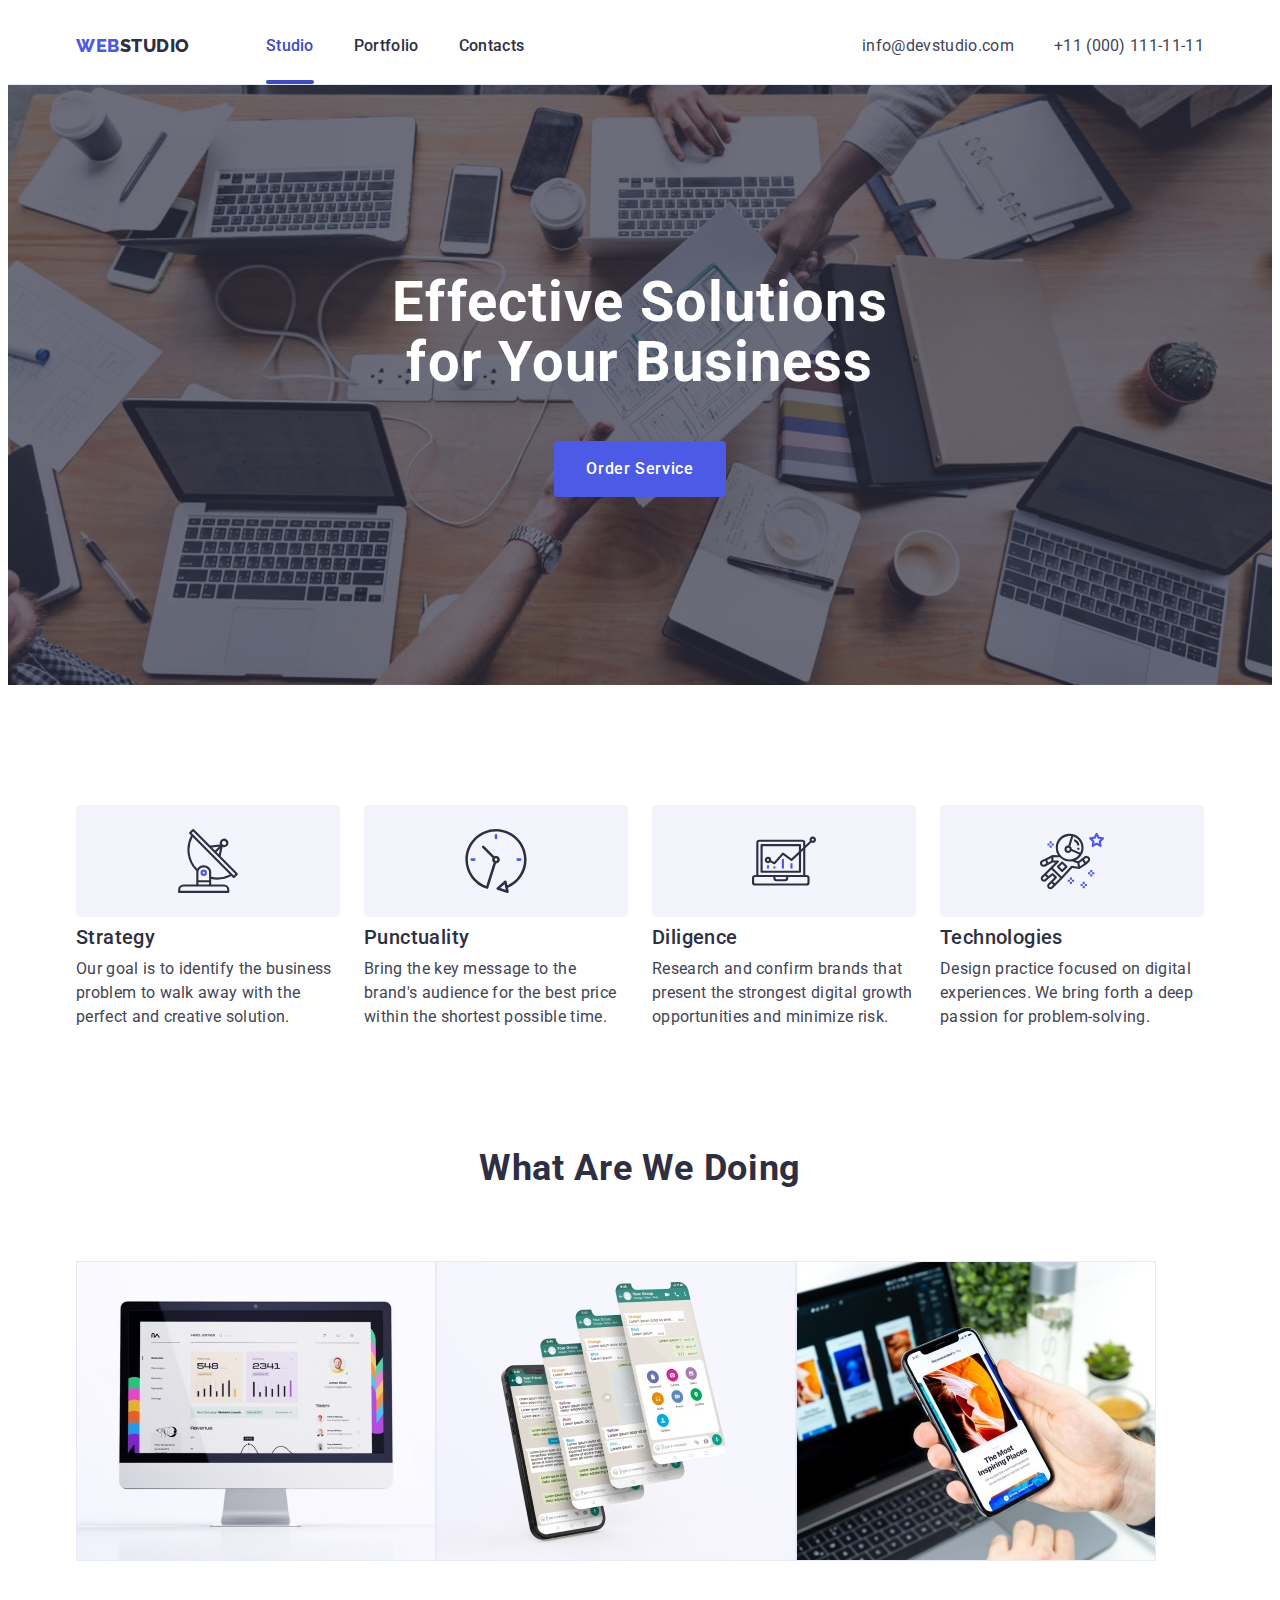
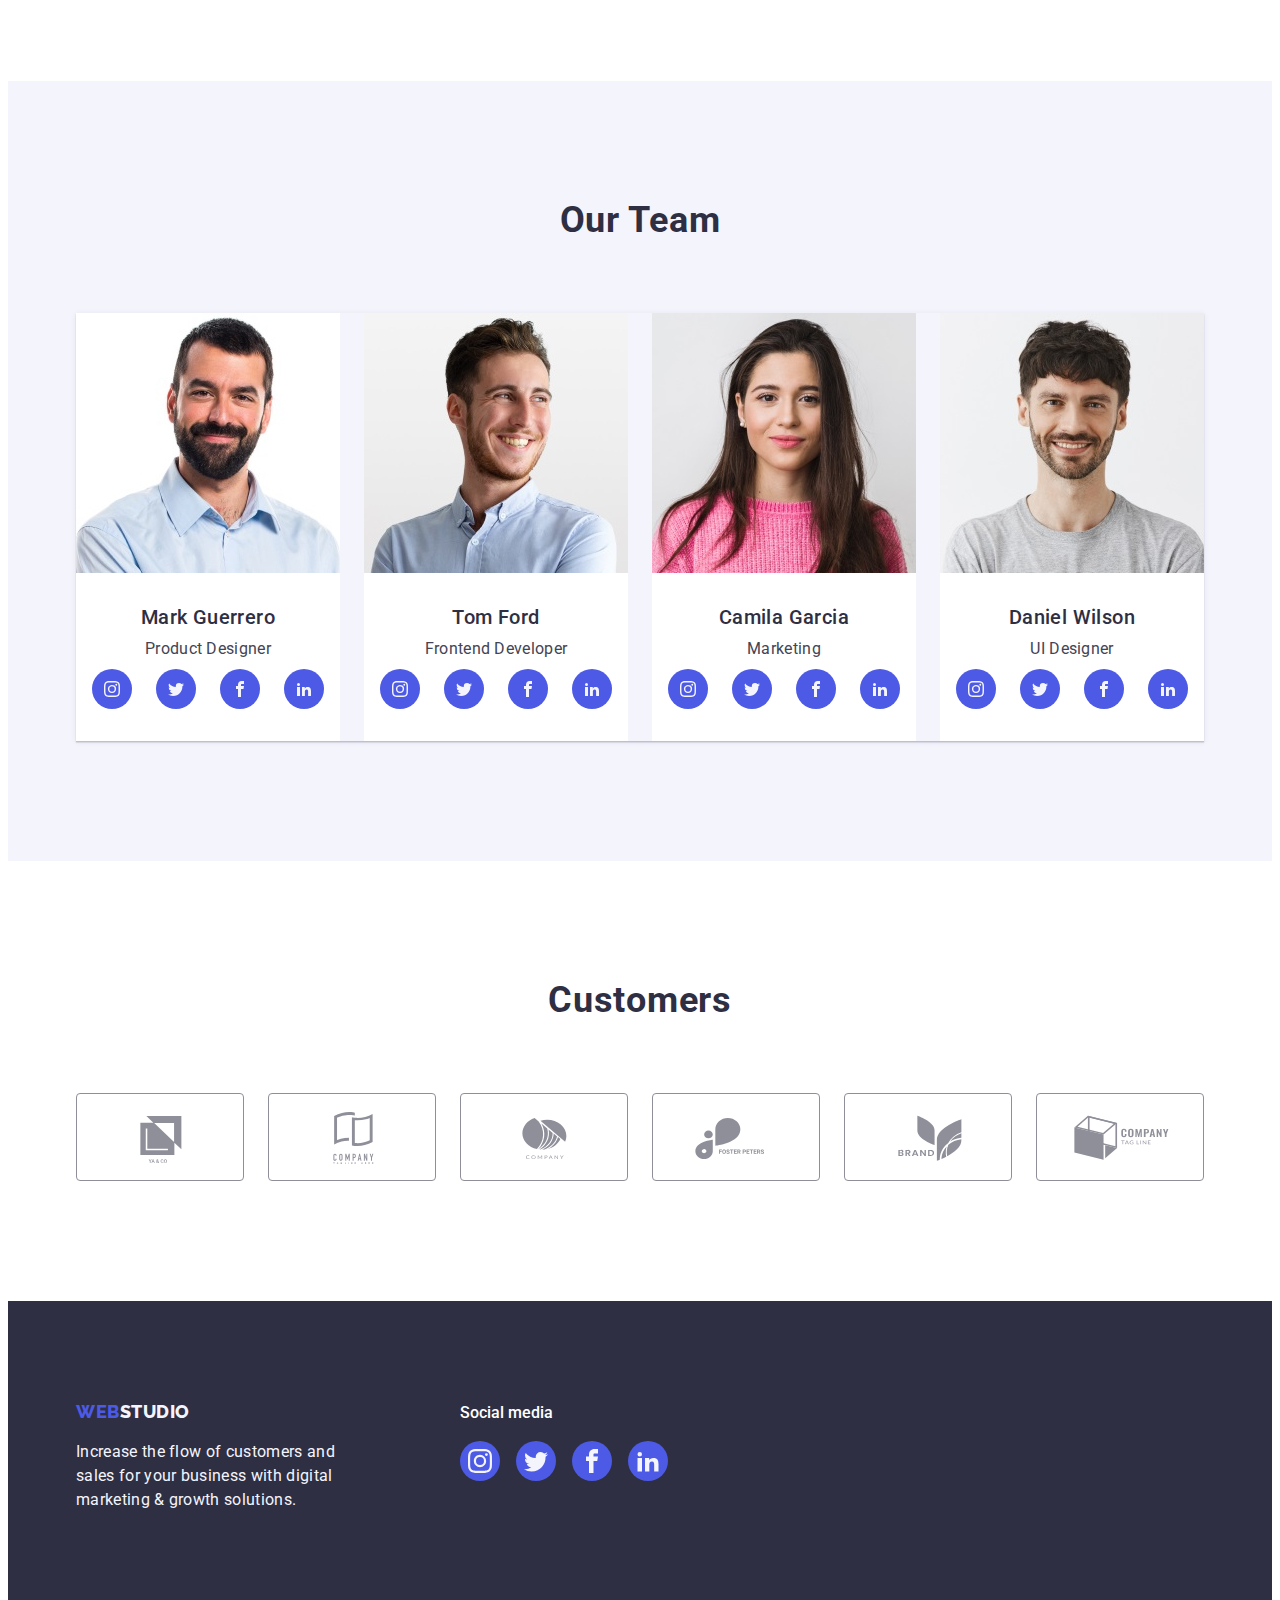
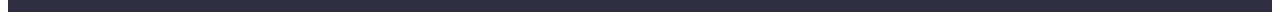
<file: index.html>
<!DOCTYPE html>
<html lang="en">
  <head>
    <meta charset="UTF-8" />
    <meta http-equiv="X-UA-Compatible" content="IE=edge" />
    <meta name="viewport" content="width=device-width, initial-scale=1.0" />
    <title>Webstudio</title>
    <link rel="preconnect" href="https://fonts.googleapis.com" />
    <link rel="preconnect" href="https://fonts.gstatic.com" crossorigin />
    <link
      href="https://fonts.googleapis.com/css2?family=Montserrat&family=Raleway:wght@800&family=Roboto:wght@400;500;700;900&display=swap"
      rel="stylesheet"
    />
    <link
      rel="stylesheet"
      href="https://cdnjs.cloudflare.com/ajax/libs/modern-normalize/1.1.0/modern-normalize.min.css"
      integrity="sha512-wpPYUAdjBVSE4KJnH1VR1HeZfpl1ub8YT/NKx4PuQ5NmX2tKuGu6U/JRp5y+Y8XG2tV+wKQpNHVUX03MfMFn9Q=="
      crossorigin="anonymous"
      referrerpolicy="no-referrer"
    />
    <link rel="stylesheet" href="./css/styles.css" />
  </head>
  <body>
    <header class="header">
      <div class="container header-container">
        <nav class="header-navigation">
          <a href="./index.html" class="header-logo link"
            >Web
            <span class="header-logo-main">Studio</span>
          </a>
          <ul class="header-list list">
            <li class="header-item">
              <a href="./index.html" class="header-link link current">Studio</a>
            </li>
            <li class="header-item">
              <a href="./portfolio.html" class="header-link link">Portfolio </a>
            </li>
            <li class="header-item">
              <a class="header-link link" href="">Contacts</a>
            </li>
          </ul>
        </nav>
        <address class="header-address">
          <ul class="header-list list">
            <li>
              <a class="header-contact link" href="mailto:info@devstudio.com"
                >info@devstudio.com</a
              >
            </li>
            <li>
              <a class="header-contact link" href="tel:+110001111111"
                >+11 (000) 111-11-11</a
              >
            </li>
          </ul>
        </address>
      </div>
    </header>
    <main>
      <!--Hero-->
      <section class="hero">
        <div class="container">
          <h1 class="hero-item">Effective Solutions for Your Business</h1>
          <button type="button" data-modal-open class="hero-btn">
            Order Service
          </button>
        </div>
      </section>
      <!--About us-->
      <section class="about-us">
        <div class="container">
          <h2 hidden class="about-us-main">About us</h2>
          <ul class="about-list list">
            <li class="about-main-text">
              <div class="about-link link">
                <svg class="about-item-icon" width="64" height="64">
                  <use href="./images/icons.svg#icon-antenna-1"></use>
                </svg>
              </div>
              <h3 class="about-title list">Strategy</h3>
              <p class="about-text">
                Our goal is to identify the business problem to walk away with
                the perfect and creative solution.
              </p>
            </li>
            <li class="about-main-text">
              <div class="about-link link">
                <svg class="about-item-icon" width="64" height="64">
                  <use href="./images/icons.svg#icon-clock-1"></use>
                </svg>
              </div>
              <h3 class="about-title list">Punctuality</h3>
              <p class="about-text">
                Bring the key message to the brand's audience for the best price
                within the shortest possible time.
              </p>
            </li>
            <li class="about-main-text">
              <div class="about-link link">
                <svg class="about-item-icon" width="64" height="64">
                  <use href="./images/icons.svg#icon-diagram-1"></use>
                </svg>
              </div>
              <h3 class="about-title list">Diligence</h3>
              <p class="about-text">
                Research and confirm brands that present the strongest digital
                growth opportunities and minimize risk.
              </p>
            </li>
            <li class="about-main-text">
              <div class="about-link link">
                <svg class="about-item-icon" width="64" height="64">
                  <use href="./images/icons.svg#icon-astronaut-1"></use>
                </svg>
              </div>
              <h3 class="about-title list">Technologies</h3>
              <p class="about-text">
                Design practice focused on digital experiences. We bring forth a
                deep passion for problem-solving.
              </p>
            </li>
          </ul>
        </div>
      </section>
      <!--What are we doing-->
      <section class="what">
        <div class="container">
          <h2 class="what-title">What are we doing</h2>
          <ul class="what-list list">
            <li class="what-photo">
              <img src="./images/comp.jpg" alt="comp" width="360" />
            </li>
            <li class="what-photo">
              <img src="./images/phones.jpg" alt="phones" width="360" />
            </li>
            <li class="what-photo">
              <img
                src="./images/laptop.jpg"
                alt="phone and laptop"
                width="360"
              />
            </li>
          </ul>
        </div>
      </section>
      <!--Our Team-->
      <section class="team">
        <div class="container">
          <h2 class="team-title">Our Team</h2>
          <ul class="team-list list">
            <li class="team-personal">
              <img src="./images/photomark.jpg" alt="Photo Mark" width="264" />
              <div class="team-main-text">
                <h3 class="team-item">Mark Guerrero</h3>
                <p class="team-text">Product Designer</p>
                <ul class="team-soc-list list">
                  <li class="team-soc-item">
                    <a class="team-soc-link link" href="">
                      <svg class="team-soc-icon" width="16" height="16">
                        <use href="./images/icons.svg#icon-instagram"></use>
                      </svg>
                    </a>
                  </li>
                  <li class="team-soc-item">
                    <a class="team-soc-link link" href="">
                      <svg class="team-soc-icon" width="16" height="16">
                        <use href="./images/icons.svg#icon-twitter"></use>
                      </svg>
                    </a>
                  </li>
                  <li class="team-soc-item">
                    <a class="team-soc-link link" href="">
                      <svg class="team-soc-icon" width="16" height="16">
                        <use href="./images/icons.svg#icon-facebook"></use>
                      </svg>
                    </a>
                  </li>
                  <li class="team-soc-item">
                    <a class="team-soc-link link" href="">
                      <svg class="team-soc-icon" width="16" height="16">
                        <use href="./images/icons.svg#icon-linkedin2"></use>
                      </svg>
                    </a>
                  </li>
                </ul>
              </div>
            </li>
            <li class="team-personal">
              <img src="./images/phototom.jpg" alt="Photo Tom" width="264" />
              <div class="team-main-text">
                <h3 class="team-item">Tom Ford</h3>
                <p class="team-text">Frontend Developer</p>
                <ul class="team-soc-list list">
                  <li class="team-soc-item">
                    <a class="team-soc-link link" href="">
                      <svg class="team-soc-icon" width="16" height="16">
                        <use href="./images/icons.svg#icon-instagram"></use>
                      </svg>
                    </a>
                  </li>
                  <li class="team-soc-item">
                    <a class="team-soc-link link" href="">
                      <svg class="team-soc-icon" width="16" height="16">
                        <use href="./images/icons.svg#icon-twitter"></use>
                      </svg>
                    </a>
                  </li>
                  <li class="team-soc-item">
                    <a class="team-soc-link link" href="">
                      <svg class="team-soc-icon" width="16" height="16">
                        <use href="./images/icons.svg#icon-facebook"></use>
                      </svg>
                    </a>
                  </li>
                  <li class="team-soc-item">
                    <a class="team-soc-link link" href="">
                      <svg class="team-soc-icon" width="16" height="16">
                        <use href="./images/icons.svg#icon-linkedin2"></use>
                      </svg>
                    </a>
                  </li>
                </ul>
              </div>
            </li>
            <li class="team-personal">
              <img
                src="./images/photocamila.jpg"
                alt="Photo Camila"
                width="264"
              />
              <div class="team-main-text">
                <h3 class="team-item">Camila Garcia</h3>
                <p class="team-text">Marketing</p>
                <ul class="team-soc-list list">
                  <li class="team-soc-item">
                    <a class="team-soc-link link" href="">
                      <svg class="team-soc-icon" width="16" height="16">
                        <use href="./images/icons.svg#icon-instagram"></use>
                      </svg>
                    </a>
                  </li>
                  <li class="team-soc-item">
                    <a class="team-soc-link link" href="">
                      <svg class="team-soc-icon" width="16" height="16">
                        <use href="./images/icons.svg#icon-twitter"></use>
                      </svg>
                    </a>
                  </li>
                  <li class="team-soc-item">
                    <a class="team-soc-link link" href="">
                      <svg class="team-soc-icon" width="16" height="16">
                        <use href="./images/icons.svg#icon-facebook"></use>
                      </svg>
                    </a>
                  </li>
                  <li class="team-soc-item">
                    <a class="team-soc-link link" href="">
                      <svg class="team-soc-icon" width="16" height="16">
                        <use href="./images/icons.svg#icon-linkedin2"></use>
                      </svg>
                    </a>
                  </li>
                </ul>
              </div>
            </li>
            <li class="team-personal">
              <img
                src="./images/photodaniel.jpg"
                alt="Photo Daniel"
                width="264"
              />
              <div class="team-main-text">
                <h3 class="team-item">Daniel Wilson</h3>
                <p class="team-text">UI Designer</p>
                <ul class="team-soc-list list">
                  <li class="team-soc-item">
                    <a class="team-soc-link link" href="">
                      <svg class="team-soc-icon" width="16" height="16">
                        <use href="./images/icons.svg#icon-instagram"></use>
                      </svg>
                    </a>
                  </li>
                  <li class="team-soc-item">
                    <a class="team-soc-link link" href="">
                      <svg class="team-soc-icon" width="16" height="16">
                        <use href="./images/icons.svg#icon-twitter"></use>
                      </svg>
                    </a>
                  </li>
                  <li class="team-soc-item">
                    <a class="team-soc-link link" href="">
                      <svg class="team-soc-icon" width="16" height="16">
                        <use href="./images/icons.svg#icon-facebook"></use>
                      </svg>
                    </a>
                  </li>
                  <li class="team-soc-item">
                    <a class="team-soc-link link" href="">
                      <svg class="team-soc-icon" width="16" height="16">
                        <use href="./images/icons.svg#icon-linkedin2"></use>
                      </svg>
                    </a>
                  </li>
                </ul>
              </div>
            </li>
          </ul>
        </div>
      </section>
      <!--Customers-->
      <section class="customers">
        <div class="container">
          <h2 class="customers-title">Customers</h2>
          <div class="customers-main">
            <ul class="customers-list list">
              <li class="customers-item">
                <a class="customers-link link" href="">
                  <svg class="customers-icon" width="104" height="56">
                    <use href="./images/icons.svg#icon-Logo"></use>
                  </svg>
                </a>
              </li>
              <li class="customers-item">
                <a class="customers-link link" href="">
                  <svg class="customers-icon" width="104" height="56">
                    <use href="./images/icons.svg#icon-Logo2"></use>
                  </svg>
                </a>
              </li>
              <li class="customers-item">
                <a class="customers-link link" href="">
                  <svg class="customers-icon" width="104" height="56">
                    <use href="./images/icons.svg#icon-Logo3"></use>
                  </svg>
                </a>
              </li>
              <li class="customers-item">
                <a class="customers-link link" href="">
                  <svg class="customers-icon" width="104" height="56">
                    <use href="./images/icons.svg#icon-Logo4"></use>
                  </svg>
                </a>
              </li>
              <li class="customers-item">
                <a class="customers-link link" href="">
                  <svg class="customers-icon" width="104" height="56">
                    <use href="./images/icons.svg#icon-Logo5"></use>
                  </svg>
                </a>
              </li>
              <li class="customers-item">
                <a class="customers-link link" href="">
                  <svg class="customers-icon" width="104" height="56">
                    <use href="./images/icons.svg#icon-Logo6"></use>
                  </svg>
                </a>
              </li>
            </ul>
          </div>
        </div>
      </section>
    </main>
    <footer class="footer">
      <div class="container footer-container">
        <div class="footer-main">
          <a class="footer-logo link" href="./index.html">
            Web<span class="footer-navigation-main">Studio </span>
          </a>
          <p class="footer-text">
            Increase the flow of customers and sales for your business with
            digital marketing & growth solutions.
          </p>
        </div>
        <div class="container-footer-list list">
          <p class="footer-soc-name">Social media</p>
          <ul class="footer-soc-list list">
            <li class="footer-soc-item">
              <a class="footer-soc-link link" href="">
                <svg class="footer-soc-icon" width="24" height="24">
                  <use href="./images/icons.svg#icon-instagram"></use>
                </svg>
              </a>
            </li>
            <li class="footer-soc-item">
              <a class="footer-soc-link link" href="">
                <svg class="footer-soc-icon" width="24" height="24">
                  <use href="./images/icons.svg#icon-twitter"></use>
                </svg>
              </a>
            </li>
            <li class="footer-soc-item">
              <a class="footer-soc-link link" href="">
                <svg class="footer-soc-icon" width="24" height="24">
                  <use href="./images/icons.svg#icon-facebook"></use>
                </svg>
              </a>
            </li>
            <li class="footer-soc-item">
              <a class="footer-soc-link link" href="">
                <svg class="footer-soc-icon" width="24" height="24">
                  <use href="./images/icons.svg#icon-linkedin2"></use>
                </svg>
              </a>
            </li>
          </ul>
        </div>
      </div>
    </footer>
    <div class="backdrop is-hidden" data-modal>
      <div class="modal">
        <button type="button" class="button-close" data-modal-close>
          <svg class="button-icon" width="8" height="8">
            <use href="./images/icons.svg#icon-close-black-18dp"></use>
          </svg>
        </button>
      </div>
    </div>
    <script src="js/modal.js"></script>
  </body>
</html>
</file>
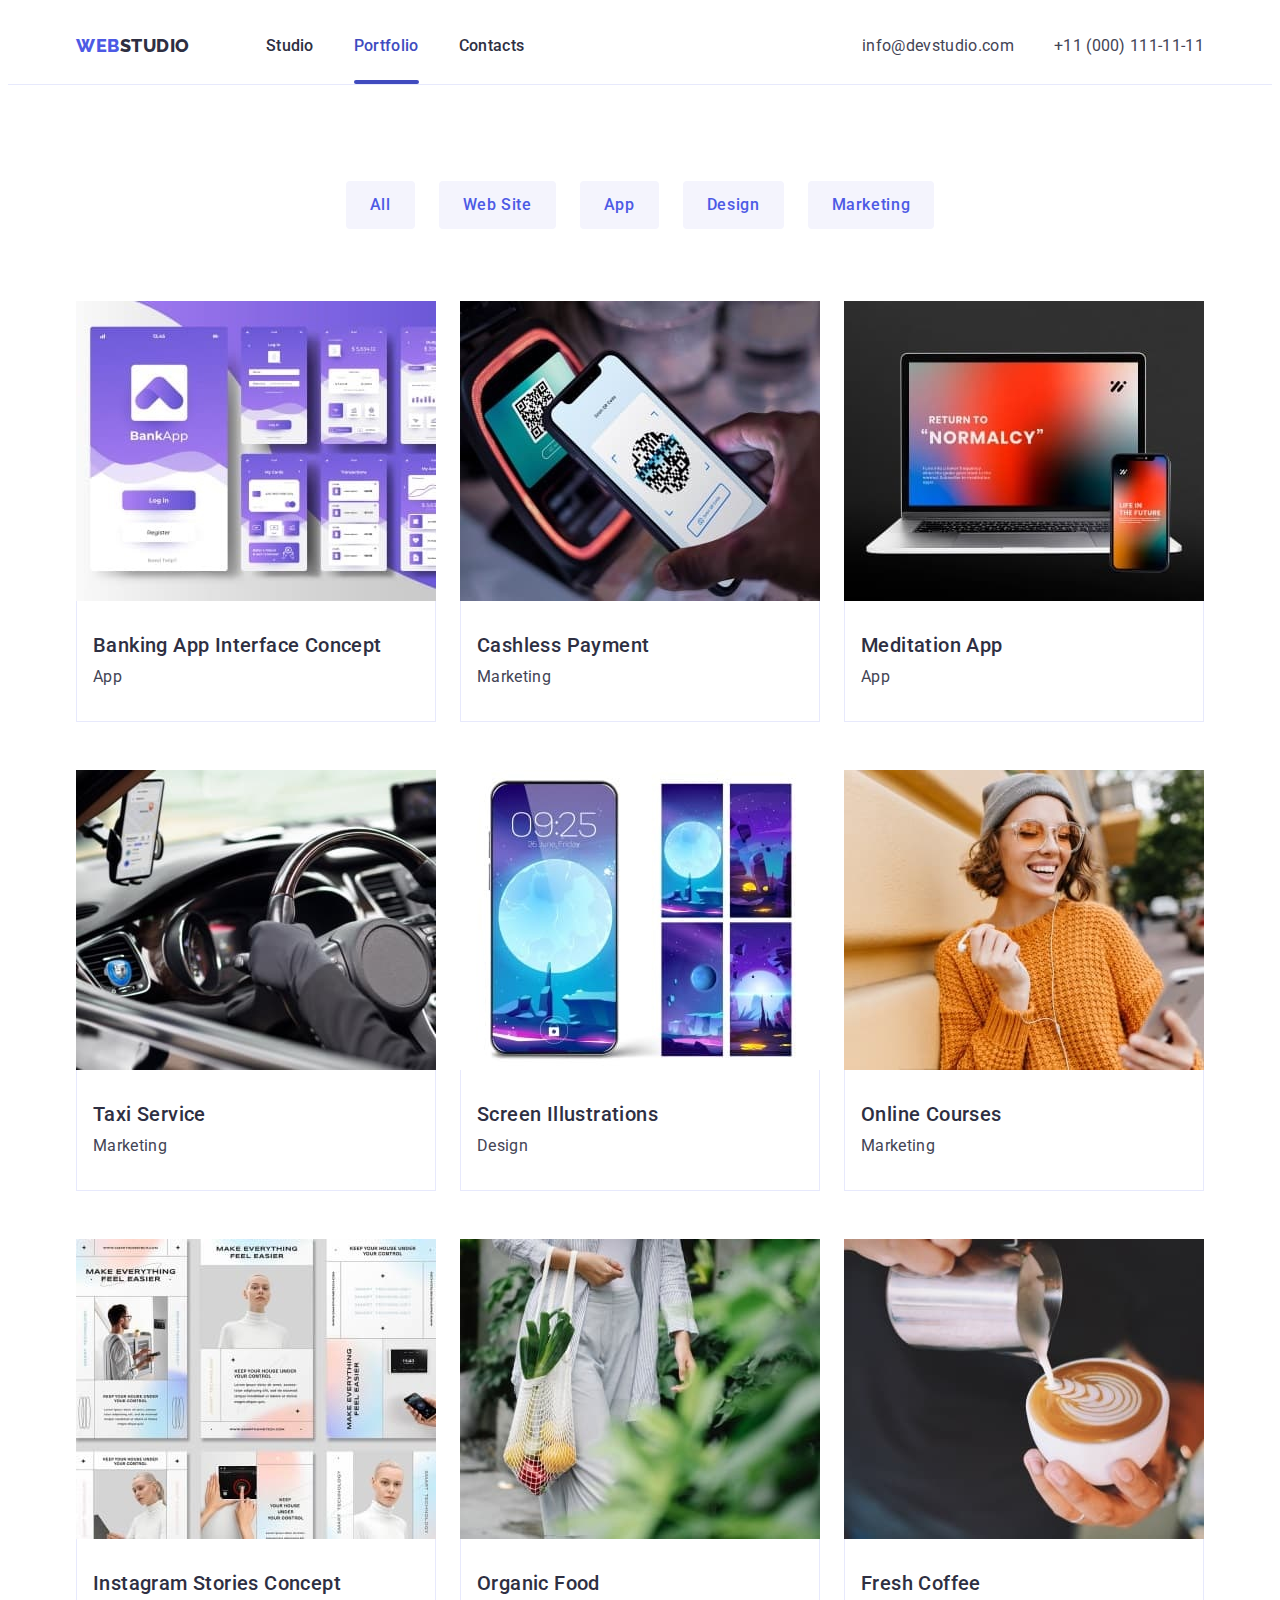
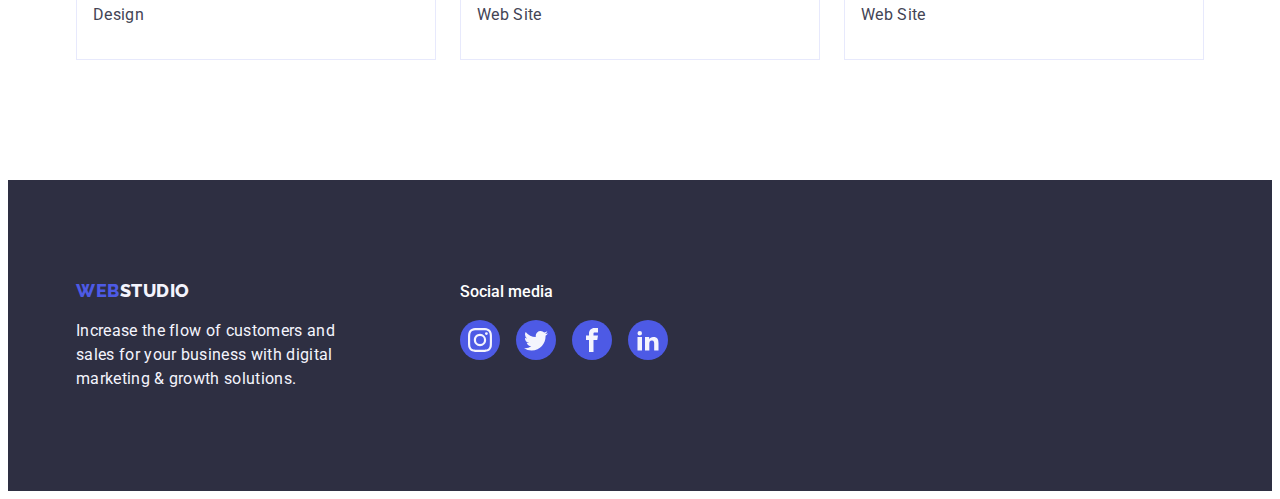
<file: portfolio.html>
<!DOCTYPE html>
<html lang="en">
  <head>
    <meta charset="UTF-8" />
    <meta http-equiv="X-UA-Compatible" content="IE=edge" />
    <meta name="viewport" content="width=device-width, initial-scale=1.0" />
    <title>Portfolio</title>
    <link rel="preconnect" href="https://fonts.googleapis.com" />
    <link rel="preconnect" href="https://fonts.gstatic.com" crossorigin />
    <link
      href="https://fonts.googleapis.com/css2?family=Montserrat&family=Raleway:wght@800&family=Roboto:wght@400;500;700;900&display=swap"
      rel="stylesheet"
    />
    <link
      rel="stylesheet"
      href="https://cdnjs.cloudflare.com/ajax/libs/modern-normalize/1.1.0/modern-normalize.min.css"
      integrity="sha512-wpPYUAdjBVSE4KJnH1VR1HeZfpl1ub8YT/NKx4PuQ5NmX2tKuGu6U/JRp5y+Y8XG2tV+wKQpNHVUX03MfMFn9Q=="
      crossorigin="anonymous"
      referrerpolicy="no-referrer"
    />
    <link rel="stylesheet" href="./css/styles.css" />
  </head>
  <body>
    <header class="header">
      <div class="container header-container">
        <nav class="header-navigation">
          <a href="./index.html" class="header-logo link"
            >Web
            <span class="header-logo-main">Studio</span>
          </a>
          <ul class="header-list list">
            <li class="header-item">
              <a href="./index.html" class="header-link link">Studio</a>
            </li>
            <li class="header-item">
              <a href="./portfolio.html" class="header-link link current">Portfolio </a>
            </li>
            <li class="header-item">
              <a class="header-link link" href="">Contacts</a>
            </li>
          </ul>
        </nav>
        <address class="header-address">
          <ul class="header-list list">
            <li>
              <a class="header-contact link" href="mailto:info@devstudio.com"
                >info@devstudio.com</a
              >
            </li>
            <li>
              <a class="header-contact link" href="tel:+110001111111"
                >+11 (000) 111-11-11</a
              >
            </li>
          </ul>
        </address>
      </div>
    </header>
    <main>
      <section class="novigation">
        <div class="container">
          <h1 hidden class="services">Services</h1>
          <ul class="novigation-list list">
            <li><button type="button" class="novigation-btn">All</button></li>
            <li>
              <button type="button" class="novigation-btn">Web Site</button>
            </li>
            <li><button type="button" class="novigation-btn">App</button></li>
            <li>
              <button type="button" class="novigation-btn">Design</button>
            </li>
            <li>
              <button type="button" class="novigation-btn">Marketing</button>
            </li>
          </ul>
          <ul class="services-list list">
            <li class="services-item">
              <a class="services-link link" href="#top">
                <div class="services-top-wrap">
                  <img
                  class="services-photo"
                  src="./images/projectcard1.jpg"
                  alt="photo project bank"
                  width="360"
                />
                <p class="services-top-text">
                  14 Stylish and User-Friendly App Design Concepts · Task
                  Manager App · Calorie Tracker App · Exotic Fruit Ecommerce App
                  · Cloud Storage App
                </p>
              </div>
                <div class="services-main-text">
                  <h2 class="services-title">Banking App Interface Concept</h2>
                  <p class="services-text">App</p>
                </div>
              </a>
            </li>
            <li class="services-item">
              <a class="services-link link" href="#top">
                <div class="services-top-wrap">
                  <img
                  class="services-photo"
                  src="./images/projectcard2.jpg"
                  alt="photo project phone"
                  width="360"
                />
                <p class="services-top-text">
                  14 Stylish and User-Friendly App Design Concepts · Task
                  Manager App · Calorie Tracker App · Exotic Fruit Ecommerce App
                  · Cloud Storage App
                </p>
              </div>
                <div class="services-main-text">
                  <h2 class="services-title">Cashless Payment</h2>
                  <p class="services-text">Marketing</p>
                </div>
              </a>
            </li>
            <li class="services-item">
              <a class="services-link link" href="#top">
                <div class="services-top-wrap">
                <img
                  class="services-photo"
                  src="./images/projectcard3.jpg"
                  alt="photo project laptop"
                  width="360"
                />
                <p class="services-top-text">
                  14 Stylish and User-Friendly App Design Concepts · Task
                  Manager App · Calorie Tracker App · Exotic Fruit Ecommerce App
                  · Cloud Storage App
                </p>
              </div>
                <div class="services-main-text">
                  <h2 class="services-title">Meditation App</h2>
                  <p class="services-text">App</p>
                </div>
              </a>
            </li>
            <li class="services-item">
              <a class="services-link link" href="#top">
                <div class="services-top-wrap">
                  <img
                  class="services-photo"
                  src="./images/projectcard4.jpg"
                  alt="photo project car"
                  width="360"
                />
                <p class="services-top-text">
                  14 Stylish and User-Friendly App Design Concepts · Task
                  Manager App · Calorie Tracker App · Exotic Fruit Ecommerce App
                  · Cloud Storage App
                </p>
              </div>
                <div class="services-main-text">
                  <h2 class="services-title">Taxi Service</h2>
                  <p class="services-text">Marketing</p>
                </div>
              </a>
            </li>
            <li class="services-item">
              <a class="services-link link" href="#top">
                <div class="services-top-wrap">
                  <img
                  class="services-photo"
                  src="./images/projectcard5.jpg"
                  alt="photo project phone dising"
                  width="360"
                />
                <p class="services-top-text">
                  14 Stylish and User-Friendly App Design Concepts · Task
                  Manager App · Calorie Tracker App · Exotic Fruit Ecommerce App
                  · Cloud Storage App
                </p>
              </div>
                <div class="services-main-text">
                  <h2 class="services-title">Screen Illustrations</h2>
                  <p class="services-text">Design</p>
                </div>
              </a>
            </li>
            <li class="services-item">
              <a class="services-link link" href="#top">
                <div class="services-top-wrap">
                <img
                  class="services-photo"
                  src="./images/projectcard6.jpg"
                  alt="photo project girl"
                  width="360"
                />
                <p class="services-top-text">
                  14 Stylish and User-Friendly App Design Concepts · Task
                  Manager App · Calorie Tracker App · Exotic Fruit Ecommerce App
                  · Cloud Storage App
                </p>
              </div>
                <div class="services-main-text">
                  <h2 class="services-title">Online Courses</h2>
                  <p class="services-text">Marketing</p>
                </div>
              </a>
            </li>
            <li class="services-item">
              <a class="services-link link" href="#top">
                <div class="services-top-wrap">
                   <img
                  class="services-photo"
                  src="./images/projectcard7.jpg"
                  alt="photo project insta"
                  width="360"
                />
                <p class="services-top-text">
                  14 Stylish and User-Friendly App Design Concepts · Task
                  Manager App · Calorie Tracker App · Exotic Fruit Ecommerce App
                  · Cloud Storage App
                </p>
              </div>
                <div class="services-main-text">
                  <h2 class="services-title">Instagram Stories Concept</h2>
                  <p class="services-text">Design</p>
                </div>
              </a>
            </li>
            <li class="services-item">
              <a class="services-link link" href="#top">
                <div class="services-top-wrap">
                  <img
                  class="services-photo"
                  src="./images/projectcard8.jpg"
                  alt="photo project food"
                  width="360"
                />
                <p class="services-top-text">
                  14 Stylish and User-Friendly App Design Concepts · Task
                  Manager App · Calorie Tracker App · Exotic Fruit Ecommerce App
                  · Cloud Storage App
                </p>
              </div>
                <div class="services-main-text">
                  <h2 class="services-title">Organic Food</h2>
                  <p class="services-text">Web Site</p>
                </div>
              </a>
            </li>
            <li class="services-item">
              <a class="services-link link" href="#top">
                <div class="services-top-wrap">
                  <img
                  class="services-photo"
                  src="./images/projectcard9.jpg"
                  alt="photo project coffe"
                  width="360"
                />
                <p class="services-top-text">
                  14 Stylish and User-Friendly App Design Concepts · Task
                  Manager App · Calorie Tracker App · Exotic Fruit Ecommerce App
                  · Cloud Storage App
                </p>
              </div>
                <div class="services-main-text">
                  <h2 class="services-title">Fresh Coffee</h2>
                  <p class="services-text">Web Site</p>
                </div>
              </a>
            </li>
          </ul>
        </div>
      </section>
    </main>
    <footer class="footer">
      <div class="container footer-container">
        <div class="footer-main">
          <a class="footer-logo link" href="./index.html">
            Web<span class="footer-navigation-main">Studio </span>
          </a>
          <p class="footer-text">
            Increase the flow of customers and sales for your business with
            digital marketing & growth solutions.
          </p>
        </div>
        <div class="container-footer-list list">
          <p class="footer-soc-name">Social media</p>
          <ul class="footer-soc-list list">
            <li class="footer-soc-item">
              <a class="footer-soc-link link" href="">
                <svg class="footer-soc-icon" width="24" height="24">
                  <use href="./images/icons.svg#icon-instagram"></use>
                </svg>
              </a>
            </li>
            <li class="footer-soc-item">
              <a class="footer-soc-link link" href="">
                <svg class="footer-soc-icon" width="24" height="24">
                  <use href="./images/icons.svg#icon-twitter"></use>
                </svg>
              </a>
            </li>
            <li class="footer-soc-item">
              <a class="footer-soc-link link" href="">
                <svg class="footer-soc-icon" width="24" height="24">
                  <use href="./images/icons.svg#icon-facebook"></use>
                </svg>
              </a>
            </li>
            <li class="footer-soc-item">
              <a class="footer-soc-link link" href="">
                <svg class="footer-soc-icon" width="24" height="24">
                  <use href="./images/icons.svg#icon-linkedin2"></use>
                </svg>
              </a>
            </li>
          </ul>
        </div>
      </div>
    </footer>
  </body>
</html>
</file>
<file: css/styles.css>
html {
  box-sizing: border-box;
}
element.style {
  text-align: center;
}
*,
*::before,
*::after {
  box-sizing: inherit;
}

:root {
  --main-title-color: #2e2f42;
  --background-color: #2e2f42;
  --ocean-bgc-hover-focus-active-color: #404bbf;
  --second-title-color: #ffffff;
  --gray-title-color: #434455;
  --milk-title-color: #f4f4fd;
  --br-hero: linear-gradient(rgba(46, 47, 66, 0.7), rgba(46, 47, 66, 0.7));
  --typical-transform: 250ms cubic-bezier(0.4, 0, 0.2, 1);
}
p,
h1,
h2,
h3,
h4,
h5,
h6 {
  margin: 0;
}
ul {
  margin: 0;
}

button {
  cursor: pointer;
}
img {
  display: block;
}

body {
  font-family: "Roboto", sans-serif;
  color: var(--gray-title-color);
  background-color: var(--second-title-color);
}
ul {
  margin: 0;
  padding: 0;
}
.list {
  list-style: none;
}
.link {
  text-decoration: none;
  transition: color transform var(--typical-transform);
}
.container {
  width: 1158px;
  padding-left: 15px;
  padding-right: 15px;
  margin: 0 auto;
}
.link:focus,
.link:hover {
  color: #404bbf;
  opacity: 1;
}
/*/--Header--*/
.header {
  padding-top: 26px;
  padding-bottom: 26px;
  border-bottom: 1px solid #e7e9fc;
}
.header-container {
  display: flex;
  align-items: center;
}

.header-navigation {
  display: flex;
  align-items: center;
  margin-right: auto;
}

.header-logo {
  font-family: "Raleway", sans-serif;
  font-style: normal;
  font-weight: 800;
  font-size: 18px;
  line-height: 1.17;
  display: flex;
  align-items: center;
  letter-spacing: 0.03em;
  text-transform: uppercase;
  color: #4d5ae5;
  margin-right: 76px;
}
.header-logo-main {
  font-family: "Raleway", sans-serif;
  font-style: normal;
  font-weight: 800;
  font-size: 18px;
  line-height: 1.17;
  display: flex;
  align-items: center;
  letter-spacing: 0.03em;
  text-transform: uppercase;
  color: var(--main-title-color);
  transition: color var(--typical-transform);
}

.header-list {
  display: flex;
  align-items: center;
  font-weight: 500;
  font-size: 16px;
  line-height: 1.5;
  letter-spacing: 0.02em;
  color: var(--main-title-color);
  gap: 40px;
}
.header-item {
  font-weight: 500;
  font-size: 16px;
  line-height: 1.5;
  letter-spacing: 0.02em;
  color: var(--main-title-color);
}

.header-link {
  font-weight: 500;
  font-size: 16px;
  line-height: 1.5;
  letter-spacing: 0.02em;
  color: var(--main-title-color);
  transition: color var(--typical-transform);
}
.header-address {
  font-style: normal;
  font-weight: 400;
  font-size: 16px;
  line-height: 1.5;
  letter-spacing: 0.02em;
  color: var(--gray-title-color);
}
.header-contact {
  font-weight: 400;
  font-size: 16px;
  line-height: 1.5;
  letter-spacing: 0.02em;
  color: var(--gray-title-color);
  transition: color var(--typical-transform);
}
.current {
  position: relative;
  color: var(--ocean-bgc-hover-focus-active-color);
}
.current::after {
  content: "";
  position: absolute;
  left: 0;
  bottom: -29px;
  width: 100%;
  height: 4px;
  border-radius: 2px;
  background-color: var(--ocean-bgc-hover-focus-active-color);
}
/*/----HERO-----*/
.hero {
  background-color: var(--background-color);
  background-image: var(--br-hero), url(../images/herophoto.jpg);
  background-repeat: no-repeat;
  background-position: center;
  background-size: cover;
  text-align: center;
  padding-top: 188px;
  padding-bottom: 188px;
  max-width: 1440px;
}
.hero-item {
  font-weight: 700;
  font-size: 56px;
  line-height: 1.07;
  letter-spacing: 0.02em;
  color: var(--second-title-color);
  margin-bottom: 48px;
  max-width: 496px;
  display: block;
  margin: 0 auto;
  margin-bottom: 48px;
}
.hero-btn {
  border-radius: 4px;
  padding: 16px 32px;
  min-width: 169px;
  border: 1px solid transparent;
  font-family: inherit;
  font-style: normal;
  font-weight: 500;
  font-size: 16px;
  line-height: 1.5;
  align-items: center;
  letter-spacing: 0.04em;
  color: var(--second-title-color);
  background: #4d5ae5;
  display: block;
  margin: 0 auto;
  cursor: pointer;
  border: transparent;
  transition: background-color var(--typical-transform);
}
.hero-btn:hover {
  background-color: var(--ocean-bgc-hover-focus-active-color);
}
.hero-btn:focus {
  background-color: var(--ocean-bgc-hover-focus-active-color);
}

/*/--ABOUT--*/
.about-us {
  padding-top: 120px;
  padding-bottom: 120px;
}
.about-us-main {
  position: absolute;
  width: 1px;
  height: 1px;
  margin: -1px;
  border: 0;
  padding: 0;
  white-space: nowrap;
  clip-path: inset(100%);
  clip: rect(0 0 0 0);
  overflow: hidden;
}
.about-list {
  display: flex;
  gap: 24px;
  justify-content: center;
}
.about-main-text {
  width: calc((100% - 72) / 4);
}

.about-link {
  width: 264px;
  height: 112px;
  border-radius: 4px;
  display: inline-block;
  margin-bottom: 8px;
  background-color: #f4f4fd;
  display: flex;
  align-items: center;
  justify-content: center;
}
.about-item-icon {
}
.about-title {
  font-weight: 500;
  font-size: 20px;
  line-height: 1.2;
  letter-spacing: 0.02em;
  color: var(--main-title-color);
  cursor: pointer;
  margin-bottom: 8px;
}
.about-text {
  font-weight: 400;
  font-size: 16px;
  line-height: 1.5;
  letter-spacing: 0.02em;
  color: var(--gray-title-color);
  cursor: pointer;
  max-width: 264px;
}
/*/--WHAT--*/
.what {
  padding-bottom: 120px;
}
.what-title {
  font-weight: 700;
  font-size: 36px;
  line-height: 1.11;
  text-align: center;
  letter-spacing: 0.02em;
  text-transform: capitalize;
  color: var(--main-title-color);
  margin-bottom: 72px;
}
.what-list {
  display: flex;
}
.what-photo {
  width: calc((100%-48px) / 3);
}
/*/--TEAM--*/

.team {
  background-color: var(--milk-title-color);
  padding-top: 120px;
  padding-bottom: 120px;
}
.team-personal {
  background-color: var(--second-title-color);
  width: calc((100% - 72px) / 4);
  max-width: 264px;
}

.team-title {
  margin-bottom: 72px;
  font-weight: 700;
  font-size: 36px;
  line-height: 1.11;
  text-align: center;
  letter-spacing: 0.02em;
  text-transform: capitalize;
  color: var(--main-title-color);
  background-color: transparent;
}
.team-list {
  display: flex;
  gap: 24px;
  box-shadow: 0px 1px 6px rgba(46, 47, 66, 0.08),
    0px 1px 1px rgba(46, 47, 66, 0.16), 0px 2px 1px rgba(46, 47, 66, 0.08);
}
.team-main-text {
  padding-top: 32px;
  padding-bottom: 32px;
}

.team-item {
  font-weight: 500;
  font-size: 20px;
  line-height: 1.2;
  text-align: center;
  letter-spacing: 0.02em;
  color: var(--main-title-color);
  background-color: var(--second-title-color);
  margin-bottom: 8px;
}
.team-text {
  font-weight: 400;
  font-size: 16px;
  line-height: 1.5;
  text-align: center;
  letter-spacing: 0.02em;
  color: var(--gray-title-color);
  background-color: var(--second-title-color);
  max-width: 264px;
  margin-bottom: 8px;
}
.team-soc-list {
  display: flex;
  justify-content: center;
  gap: 24px;
}
.team-soc-item {
  width: 40px;
  height: 40px;
}
.team-soc-link {
  width: 100%;
  height: 100%;
  border-radius: 50%;
  background-color: #4d5ae5;
  display: flex;
  align-items: center;
  justify-content: center;
  transition: background-color var(--typical-transform);
}
.team-soc-link:hover,
.team-soc-link:focus {
  background-color: var(--ocean-bgc-hover-focus-active-color);
}

.team-soc-icon {
  fill: #f4f4fd;
}
/*/--CUSTOMER--*/
.customers {
  background-color: var(--second-title-color);
  padding-top: 120px;
  padding-bottom: 120px;
}

.customers-title {
  margin-bottom: 72px;
  font-weight: 700;
  font-size: 36px;
  line-height: 1.11;
  text-align: center;
  letter-spacing: 0.02em;
  text-transform: capitalize;
  color: var(--main-title-color);
  background-color: transparent;
}
.customers-main {
}
.customers-list {
  display: flex;
  justify-content: center;
  gap: 24px;
}

.customers-item {
  width: 168px;
  height: 88px;
}
.customers-link {
  width: 100%;
  height: 100%;
  border-radius: 4px;
  display: flex;
  align-items: center;
  justify-content: center;
  border: 1px solid #8e8f99;
  fill: #8e8f99;
  transition: border-color var(--typical-transform),
    fill var(--typical-transform);
}
.customers-icon {
  fill: curentColor;
}

.customers-link:hover,
.customers-link:focus {
  border-color: #404bbf;
  fill: #404bbf;
}

/*/--FOOTER--*/
.footer {
  padding-top: 100px;
  padding-bottom: 100px;
  background-color: var(--background-color);
  display: flex;
}
.footer-container {
  display: flex;
}
.footer-main {
  margin-right: 120px;
}

.footer-logo {
  font-family: "Raleway", sans-serif;
  font-style: normal;
  font-weight: 800;
  font-size: 18px;
  line-height: 1.17;
  display: flex;
  align-items: center;
  letter-spacing: 0.03em;
  text-transform: uppercase;
  color: #4d5ae5;
  cursor: pointer;
  margin-bottom: 18px;
  transition: color var(--typical-transform);
}
.footer-navigation-main {
  font-family: "Raleway", sans-serif;
  font-style: normal;
  font-weight: 800;
  font-size: 18px;
  line-height: 1.17;
  display: flex;
  align-items: center;
  letter-spacing: 0.03em;
  text-transform: uppercase;
  color: var(--milk-title-color);
  cursor: pointer;
}
.footer-text {
  font-weight: 400;
  font-size: 16px;
  line-height: 1.5;
  letter-spacing: 0.02em;
  color: #f4f4fd;
  cursor: pointer;
  max-width: 264px;
}
.container-footer-list {
}

.footer-soc-name {
  font-family: "Roboto", sans-serif;
  font-style: normal;
  font-weight: 500;
  font-size: 16px;
  line-height: 24px;
  color: var(--second-title-color);
  margin-bottom: 16px;
}
.footer-soc-list {
  display: flex;
  gap: 16px;
}

.footer-soc-item {
  width: 40px;
  height: 40px;
}
.footer-soc-link {
  width: 100%;
  height: 100%;
  border-radius: 50%;
  background-color: #4d5ae5;
  display: flex;
  align-items: center;
  justify-content: center;
  transition: background-color var(--typical-transform);
}

.footer-soc-icon {
  fill: #f4f4fd;
}
.footer-soc-link:hover,
.footer-soc-link:focus {
  background-color: #31d0aa;
}
/*/--PORTFOLIO--*/
/*/--NOVIGATION--*/
.services {
  position: absolute;
  width: 1px;
  height: 1px;
  margin: -1px;
  border: 0;
  padding: 0;
  white-space: nowrap;
  clip-path: inset(100%);
  clip: rect(0 0 0 0);
  overflow: hidden;
}
.novigation {
  padding-top: 96px;
  padding-bottom: 120px;
  background-color: var(--second-title-color);
}
.novigation-list {
  display: flex;
  justify-content: center;
  gap: 24px;
}
.novigation-btn {
  border-radius: 4px;
  padding: 12px 24px;
  text-align: center;
  border: 1px solid #e7e9fc;
  border: 1px solid transparent;
  font-family: "Roboto", sans-serif;
  font-style: normal;
  font-weight: 500;
  font-size: 16px;
  line-height: 1.5;
  display: flex;
  align-items: center;
  text-align: center;
  letter-spacing: 0.04em;
  color: #4d5ae5;
  background-color: var(--milk-title-color);
  cursor: pointer;
  border: transparent;
  transition: color var(--typical-transform),
    background-color var(--typical-transform),
    box-shadow var(--typical-transform);
}
.novigation-btn:hover,
.novigation-btn:focus {
  color: var(--second-title-color);
  background-color: #404bbf;
  box-shadow: 0px 3px 1px rgba(0, 0, 0, 0.1), 0px 2px 1px rgba(0, 0, 0, 0.08),
    0px 2px 2px rgba(0, 0, 0, 0.12);
}

.services-list:nth-child(3n) {
  margin-right: 0;
}
.services-list {
  display: flex;
  flex-wrap: wrap;
  width: calc((100% - 48) / 3);
  gap: 48px 24px;
  margin-top: 72px;
}

.services-link {
  display: block;
  transition: tbox-shadow var(--typical-transform);
}
.services-link:hover,
.services-link:focus {
  box-shadow: 0px 1px 6px rgba(46, 47, 66, 0.08),
    0px 1px 1px rgba(46, 47, 66, 0.16), 0px 2px 1px rgba(46, 47, 66, 0.08);
}
.services-photo {
  height: auto;
  width: 100%;
}
.services-item {
}
.services-item:hover .services-top-text {
  transform: translate(0);
}

.services-main-text {
  border-right: 1px solid #e7e9fc;
  border-left: 1px solid #e7e9fc;
  border-bottom: 1px solid #e7e9fc;
  padding-top: 32px;
  padding-left: 16px;
  padding-bottom: 32px;
  width: calc((100% - 48) / 3);
}
.services-title {
  font-weight: 500;
  font-size: 20px;
  line-height: 1.2;
  letter-spacing: 0.02em;
  color: var(--main-title-color);
  margin-bottom: 8px;
}
.services-text {
  font-weight: 400;
  font-size: 16px;
  line-height: 1.5;
  letter-spacing: 0.02em;
  color: var(--gray-title-color);
}
.services-top-wrap {
  position: relative;
  overflow: hidden;
}
.services-top-text {
  position: absolute;
  top: 0;
  font-weight: 400;
  font-size: 16px;
  line-height: 24px;
  letter-spacing: 0.02em;
  color: var(--milk-title-color);
  background-color: #4d5ae5;
  padding: 40px;
  height: 100%;
  transform: translateY(100%);
  transition: transform var(--typical-transform);
  overflow: auto;
}
.backdrop {
  position: fixed;
  top: 0;
  width: 100%;
  height: 100%;
  background-color: rgba(46, 47, 66, 0.4);
  transition: opacity var(--typical-transform),
    visibility var(--typical-transform);
}
.modal {
  position: absolute;
  width: 408px;
  min-height: 576px;
  left: 50%;
  top: 50%;
  transform: translate(-50%, -50%) scale(1) rotate(0);
  transition: transform var(--typical-transform);
  background: #fcfcfc;
  box-shadow: 0px 1px 1px rgba(0, 0, 0, 0.14), 0px 1px 3px rgba(0, 0, 0, 0.12),
    0px 2px 1px rgba(0, 0, 0, 0.2);
  border-radius: 4px;

}
.backdrop.is-hidden.modal {
  transform: translate(-50%, -50%) scaleY(0) rotate(-180deg);
}
.button-close {
  width: 24px;
  height: 24px;
  border: 1px solid rgba(0, 0, 0, 0.1);
  background-color: transparent;
  border-radius: 50%;
  position: absolute;
  top: 24px;
  right: 24px;
  display: flex;
  justify-content: center;
  align-items: center;
  transition: background-color var(--typical-transform), fill var(--typical-transform);
}
.button-close:hover,
.button-close:focus {
  background-color:var(--ocean-bgc-hover-focus-active-color);
}
.button-icon:hover,
.button-icon:focus {
  fill: var(--second-title-color);
}
.is-hidden {
  opacity: 0;
  visibility: hidden;
  pointer-events: none;
}
</file>
